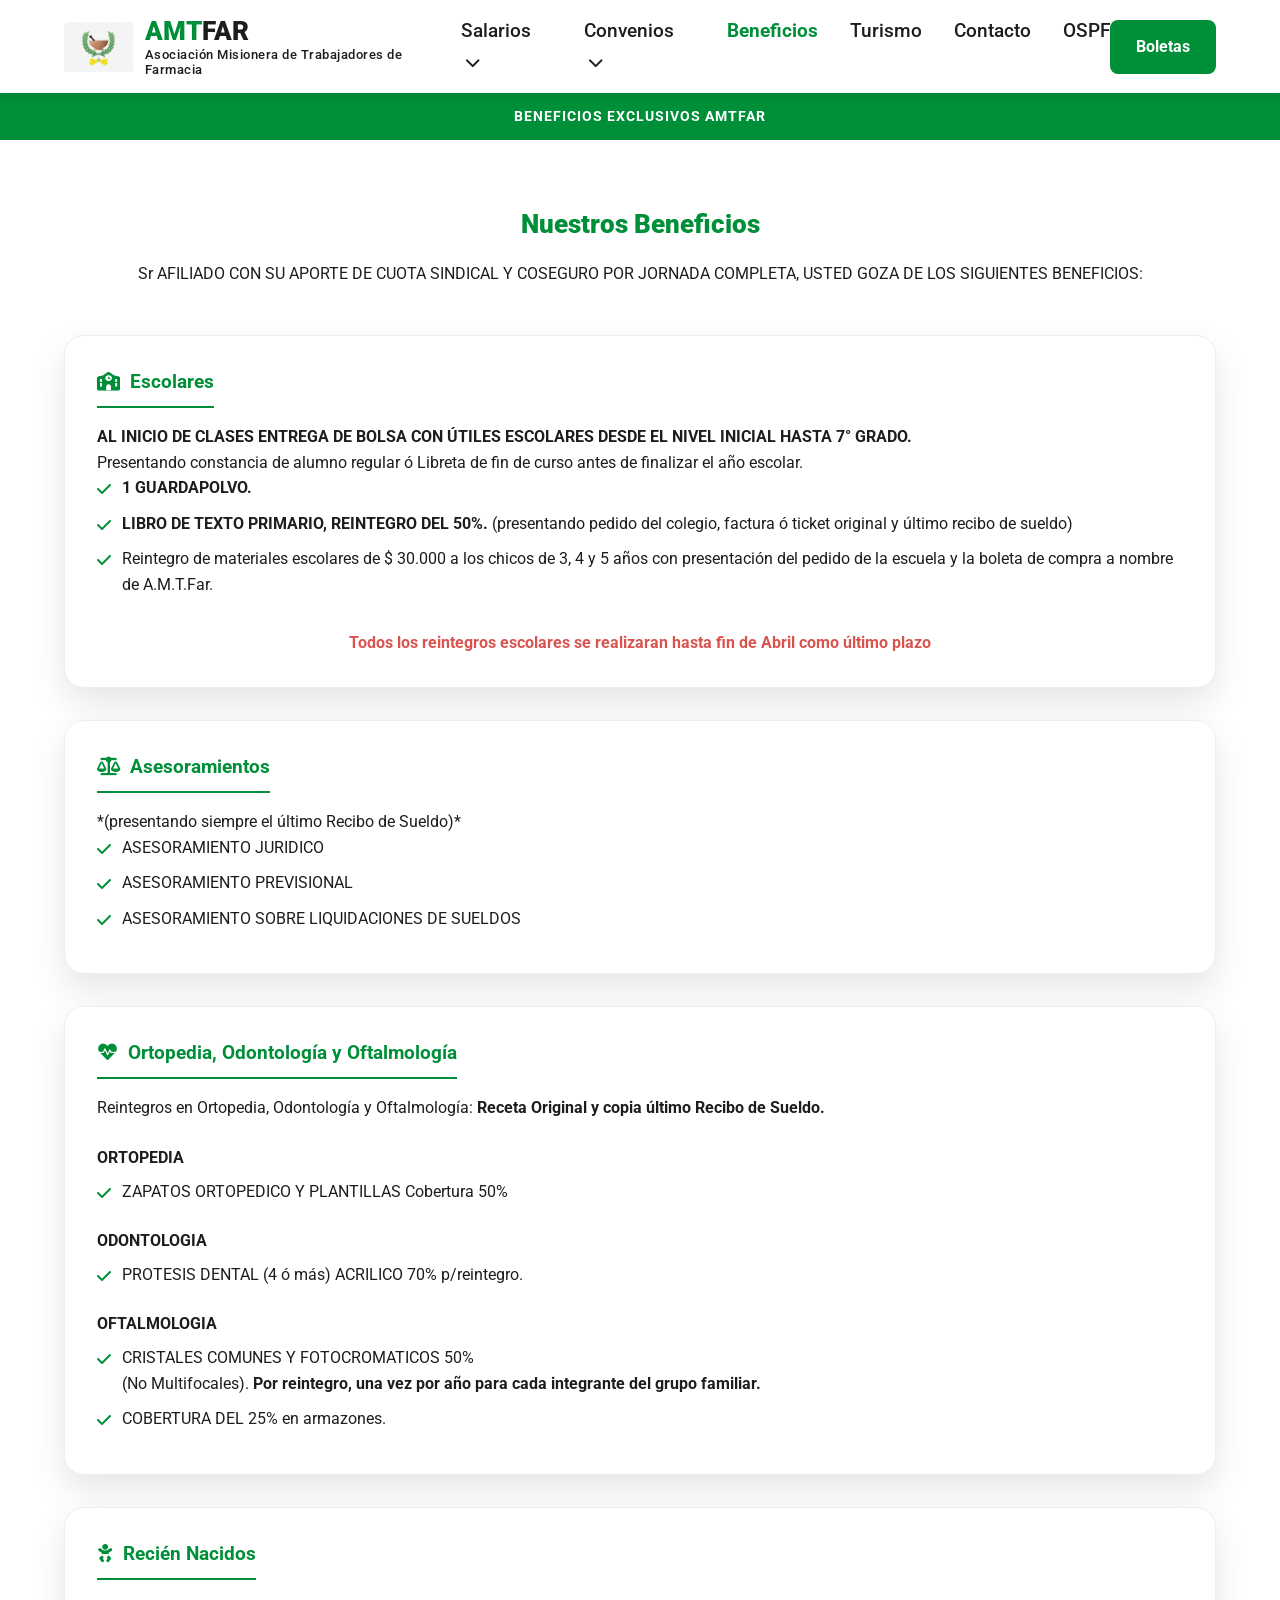
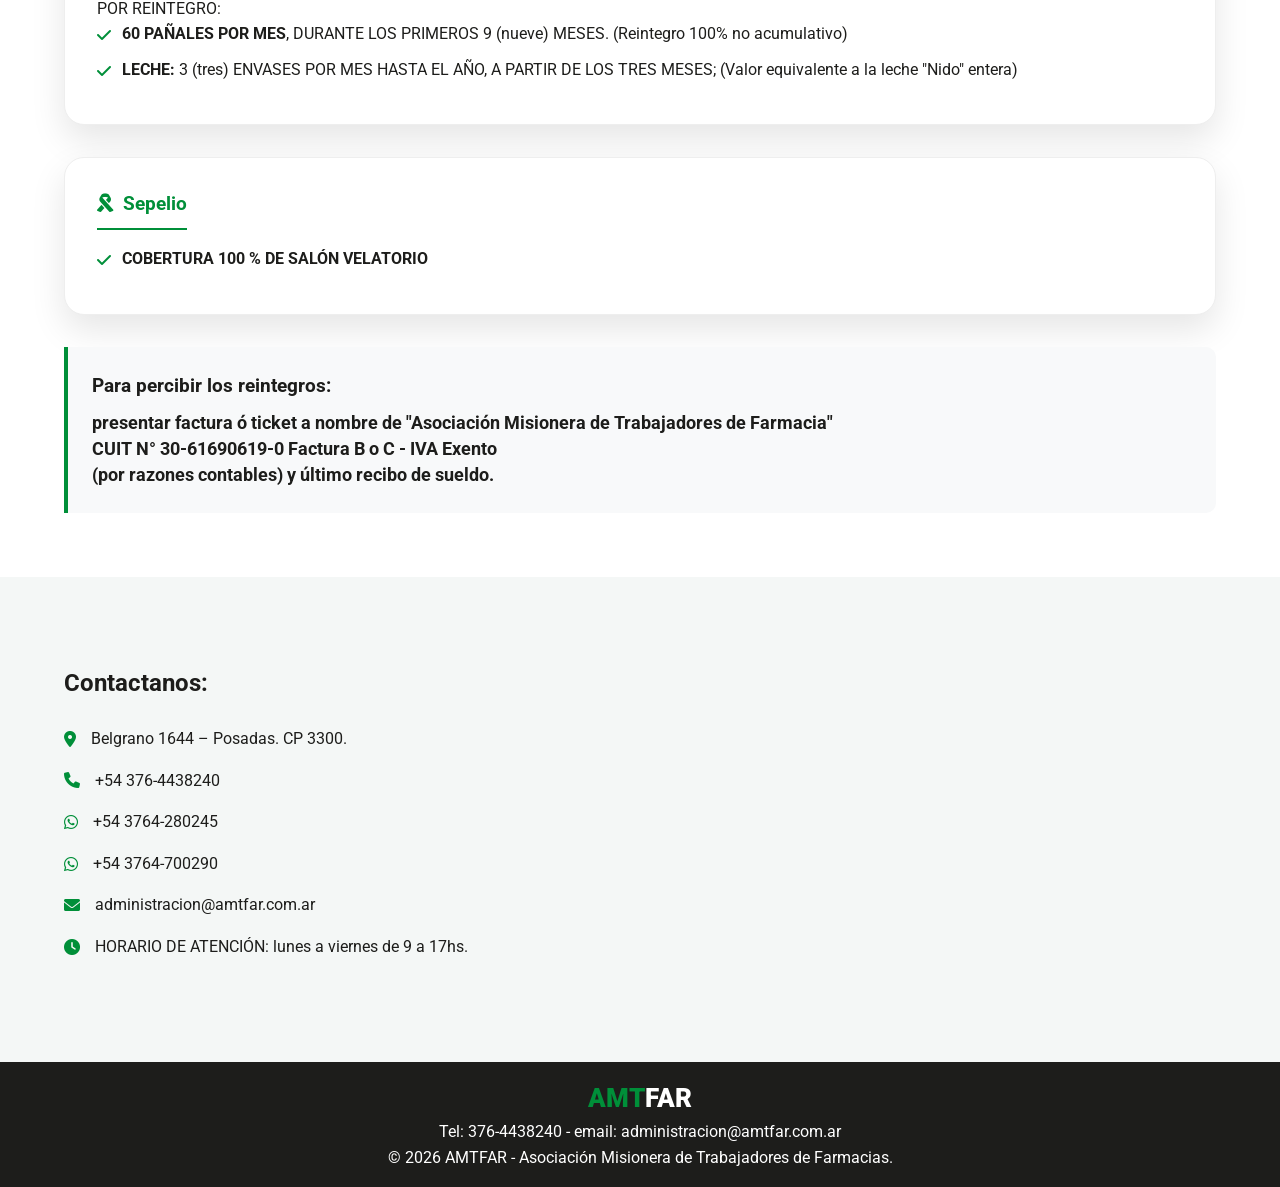
<file: beneficios.html>
<!DOCTYPE html>
<html lang="es">

<head>
    <meta charset="UTF-8">
    <meta name="viewport" content="width=device-width, initial-scale=1.0">
    <meta name="description"
        content="Conocé todos los beneficios exclusivos que AMTFAR brinda a los empleados de farmacia de Misiones: escolares, salud, asesoramientos y más.">

    <!-- Open Graph (Facebook, WhatsApp, LinkedIn) -->
    <meta property="og:type" content="website">
    <meta property="og:url" content="https://amtfar.com.ar/beneficios.html">
    <meta property="og:title" content="Beneficios Exclusivos - AMTFAR">
    <meta property="og:description"
        content="Conocé todos los beneficios exclusivos que AMTFAR brinda a los empleados de farmacia de Misiones: escolares, salud, asesoramientos y más.">
    <meta property="og:image" content="https://amtfar.com.ar/assets/img/beneficios.webp">

    <!-- Twitter Cards -->
    <meta name="twitter:card" content="summary_large_image">
    <meta name="twitter:url" content="https://amtfar.com.ar/beneficios.html">
    <meta name="twitter:title" content="Beneficios Exclusivos - AMTFAR">
    <meta name="twitter:description"
        content="Conocé todos los beneficios exclusivos que AMTFAR brinda a los empleados de farmacia de Misiones: escolares, salud, asesoramientos y más.">
    <meta name="twitter:image" content="https://amtfar.com.ar/assets/img/beneficios.webp">

    <!-- Web App Manifest -->
    <link rel="manifest" href="/manifest.json">
    <meta name="theme-color" content="#1a6333">

    <!-- Autor -->
    <link rel="author" href="/humans.txt">

    <link rel="canonical" href="https://amtfar.com.ar/beneficios.html" />
    <title>Beneficios Exclusivos - AMTFAR</title>
    <link rel="icon" type="image/png" href="assets/img/logo-amtfar.webp">
    <link rel="preconnect" href="https://fonts.googleapis.com">
    <link rel="preconnect" href="https://fonts.gstatic.com" crossorigin>
    <link href="https://fonts.googleapis.com/css2?family=Roboto:wght@300;400;500;700;900&display=swap" rel="stylesheet">
    <link rel="stylesheet" href="css/style.css?v=1.3">
    <link rel="stylesheet" href="https://cdnjs.cloudflare.com/ajax/libs/font-awesome/6.0.0/css/all.min.css">

</head>

<body>
    <header class="main-header">
        <div class="container nav-wrapper">
            <a href="index.html" class="brand">
                <img src="assets/img/logo-amtfar.webp" alt="Logo AMTFAR" class="brand-logo">
                <div class="brand-text-container">
                    <span class="logo-text brand-title">AMT<span>FAR</span></span>
                    <span class="logo-text header-subtitle">Asociación Misionera de Trabajadores de Farmacia</span>
                </div>
            </a>
            <button class="mobile-menu-toggle" aria-label="Abrir menú"><i class="fas fa-bars"></i></button>
            <nav class="main-nav" role="navigation" aria-label="Menú Principal">
                <ul role="menubar">
                    <li class="dropdown" role="none">
                        <a role="menuitem" aria-haspopup="true" aria-expanded="false" href="#"
                            style="cursor: pointer;">Salarios <i class="fas fa-chevron-down"
                                style="font-size: 0.8em; margin-left: 5px;"></i></a>
                        <ul class="dropdown-content" role="menu">
                            <li role="none"><a role="menuitem" href="https://fatfa.org.ar/escalas-salariales/"
                                    target="_blank" rel="noopener noreferrer">Escalas
                                    Salariales</a></li>
                            <li role="none"><a role="menuitem" href="https://fatfa.org.ar/actas-acuerdo/"
                                    target="_blank" rel="noopener noreferrer">Actas Acuerdo</a></li>
                        </ul>
                    </li>
                    <li class="dropdown" role="none">
                        <a role="menuitem" aria-haspopup="true" aria-expanded="false" href="#"
                            style="cursor: pointer;">Convenios <i class="fas fa-chevron-down"
                                style="font-size: 0.8em; margin-left: 5px;"></i></a>
                        <ul class="dropdown-content" role="menu">
                            <li role="none"><a role="menuitem" target="_blank" rel="noopener noreferrer"
                                    href="https://fatfa.org.ar/wp-content/uploads/2022/02/cct_659_2013.pdf">CCT
                                    659/13</a></li>
                            <li role="none"><a role="menuitem" target="_blank" rel="noopener noreferrer"
                                    href="https://fatfa.org.ar/wp-content/uploads/2022/04/cct55609vigente.pdf">CCT
                                    556/09</a></li>
                            <li role="none"><a role="menuitem" target="_blank" rel="noopener noreferrer"
                                    href="https://fatfa.org.ar/wp-content/uploads/2022/06/cct2688.pdf">CCT 2688</a></li>
                            <li role="none"><a role="menuitem" target="_blank" rel="noopener noreferrer"
                                    href="https://fatfa.org.ar/wp-content/uploads/2022/06/cct6375.pdf">CCT 6375</a></li>
                            <li role="none"><a role="menuitem" target="_blank" rel="noopener noreferrer"
                                    href="https://fatfa.org.ar/wp-content/uploads/2022/06/cct45206.pdf">CCT 45206</a>
                            </li>
                        </ul>
                    </li>
                    <li role="none"><a role="menuitem" href="beneficios.html"
                            style="color: var(--verde-farmacia); font-weight: 700;">Beneficios</a>
                    </li>
                    <li role="none"><a role="menuitem" href="turismo.html">Turismo</a></li>
                    <li role="none"><a role="menuitem" href="index.html#contacto">Contacto</a></li>
                    <li role="none"><a role="menuitem" href="https://www.ospf.org.ar/" target="_blank"
                            rel="noopener noreferrer">OSPF</a></li>
                </ul>
            </nav>
            <div class="access-buttons">
                <a href="https://farmacias.amtfar.com.ar" target="_blank" rel="noopener noreferrer"
                    class="btn btn-empleado">Boletas</a>
            </div>
        </div>
    </header>

    <div class="promo-banner-top">Beneficios Exclusivos AMTFAR</div>

    <main class="container section-padding">
        <h1 class="text-center brand-title mb-1">Nuestros Beneficios</h1>
        <p class="text-center mb-3 text-muted">Sr AFILIADO CON SU APORTE DE CUOTA SINDICAL Y
            COSEGURO POR JORNADA COMPLETA, USTED GOZA DE LOS SIGUIENTES BENEFICIOS:</p>

        <article class="beneficio-full-card">
            <h3><i class="fas fa-school" style="margin-right: 10px;"></i>Escolares</h3>
            <p><strong>AL INICIO DE CLASES ENTREGA DE BOLSA CON ÚTILES ESCOLARES DESDE EL NIVEL INICIAL HASTA 7°
                    GRADO.</strong></p>
            <p>Presentando constancia de alumno regular ó Libreta de fin de curso antes de finalizar el año escolar.</p>
            <ul>
                <li><strong>1 GUARDAPOLVO.</strong></li>
                <li><strong>LIBRO DE TEXTO PRIMARIO, REINTEGRO DEL 50%.</strong> (presentando pedido del colegio,
                    factura ó ticket original y último recibo de sueldo)</li>
                <li>Reintegro de materiales escolares de $ 30.000 a los chicos de 3, 4 y 5 años con presentación del
                    pedido de la escuela y la boleta de compra a nombre de A.M.T.Far.</li>
            </ul>
            <p class="text-center mt-2" style="font-weight: bold; color: #d9534f;">Todos los reintegros
                escolares se realizaran hasta fin de Abril como último plazo</p>
        </article>

        <article class="beneficio-full-card">
            <h3><i class="fas fa-balance-scale" style="margin-right: 10px;"></i>Asesoramientos</h3>
            <p>*(presentando siempre el último Recibo de Sueldo)*</p>
            <ul>
                <li>ASESORAMIENTO JURIDICO</li>
                <li>ASESORAMIENTO PREVISIONAL</li>
                <li>ASESORAMIENTO SOBRE LIQUIDACIONES DE SUELDOS</li>
            </ul>
        </article>

        <article class="beneficio-full-card">
            <h3><i class="fas fa-heartbeat" style="margin-right: 10px;"></i>Ortopedia, Odontología y Oftalmología</h3>
            <p>Reintegros en Ortopedia, Odontología y Oftalmología: <strong>Receta Original y copia último Recibo de
                    Sueldo.</strong></p>
            <div style="margin-top: 1.5rem;">
                <h4 style="margin-bottom: 0.5rem; color: var(--oscuro);">ORTOPEDIA</h4>
                <ul>
                    <li>ZAPATOS ORTOPEDICO Y PLANTILLAS Cobertura 50%</li>
                </ul>
            </div>
            <div style="margin-top: 1.5rem;">
                <h4 style="margin-bottom: 0.5rem; color: var(--oscuro);">ODONTOLOGIA</h4>
                <ul>
                    <li>PROTESIS DENTAL (4 ó más) ACRILICO 70% p/reintegro.</li>
                </ul>
            </div>
            <div style="margin-top: 1.5rem;">
                <h4 style="margin-bottom: 0.5rem; color: var(--oscuro);">OFTALMOLOGIA</h4>
                <ul>
                    <li>CRISTALES COMUNES Y FOTOCROMATICOS 50% <br>(No Multifocales). <strong>Por reintegro, una vez por
                            año para cada integrante del grupo familiar.</strong></li>
                    <li>COBERTURA DEL 25% en armazones.</li>
                </ul>
            </div>
        </article>

        <article class="beneficio-full-card">
            <h3><i class="fas fa-baby" style="margin-right: 10px;"></i>Recién Nacidos</h3>
            <p>POR REINTEGRO:</p>
            <ul>
                <li><strong>60 PAÑALES POR MES</strong>, DURANTE LOS PRIMEROS 9 (nueve) MESES. (Reintegro 100% no
                    acumulativo)</li>
                <li><strong>LECHE:</strong> 3 (tres) ENVASES POR MES HASTA EL AÑO, A PARTIR DE LOS TRES MESES; (Valor
                    equivalente a la leche "Nido" entera)</li>
            </ul>
        </article>

        <article class="beneficio-full-card">
            <h3><i class="fas fa-ribbon" style="margin-right: 10px;"></i>Sepelio</h3>
            <ul>
                <li><strong>COBERTURA 100 % DE SALÓN VELATORIO</strong></li>
            </ul>
        </article>

        <div class="requisitos-card">
            <h4 style="color: var(--oscuro); margin-bottom: 0.5rem; font-size: 1.2rem;">Para percibir los reintegros:
            </h4>
            <p style="font-weight: bold; font-size: 1.1rem; line-height: 1.5;">presentar factura ó ticket a nombre de
                "Asociación Misionera de Trabajadores de Farmacia"<br>CUIT N° 30-61690619-0 Factura B o C - IVA
                Exento<br>(por razones contables) y último recibo de sueldo.</p>
        </div>

    </main>

    <section id="contacto" class="section-mapa">
        <div class="container grid-2">
            <div class="contacto-info">
                <h2>Contactanos:</h2>
                <ul class="lista-contacto">
                    <li><i class="fas fa-map-marker-alt"></i> Belgrano 1644 – Posadas. CP 3300.</li>
                    <li><i class="fas fa-phone"></i> <a href="tel:+543764438240">+54 376-4438240</a></li>
                    <li><i class="fab fa-whatsapp"></i> <a href="https://wa.me/5493764280245" target="_blank"
                            rel="noopener noreferrer">+54 3764-280245</a></li>
                    <li><i class="fab fa-whatsapp"></i> <a href="https://wa.me/5493764700290" target="_blank"
                            rel="noopener noreferrer">+54 3764-700290</a></li>
                    <li><i class="fas fa-envelope"></i> administracion@amtfar.com.ar</li>
                    <li><i class="fas fa-clock"></i> HORARIO DE ATENCIÓN: lunes a viernes de 9 a 17hs.</li>
                </ul>
            </div>
            <div class="mapa-container">
                <iframe
                    src="https://maps.google.com/maps?q=Belgrano+1644,+Posadas,+Misiones&t=&z=17&ie=UTF8&iwloc=&output=embed"
                    width="100%" height="350" allowfullscreen="" loading="lazy"
                    title="Mapa de ubicación de AMTFAR"></iframe>
            </div>
        </div>
    </section>

    <footer class="main-footer">
        <div class="container footer-grid">
            <div class="footer-brand"><span class="brand-title">AMT<span>FAR</span></span>
                <p>Tel: 376-4438240 - email: administracion@amtfar.com.ar</p>
                <p>© 2026 AMTFAR - Asociación Misionera de Trabajadores de Farmacias.</p>
            </div>

        </div>
    </footer>

    <script>
        const menuToggle = document.querySelector('.mobile-menu-toggle');
        const mainNav = document.querySelector('.main-nav');
        menuToggle.addEventListener('click', () => {
            mainNav.classList.toggle('active');
            menuToggle.querySelector('i').classList.toggle('fa-bars');
            menuToggle.querySelector('i').classList.toggle('fa-times');
        });

        // Initialize
        document.addEventListener('DOMContentLoaded', () => {

            // DROPDOWN CLICK LOGIC
            const dropdowns = document.querySelectorAll('.dropdown');

            dropdowns.forEach(dropdown => {
                const dropdownLink = dropdown.querySelector('a');

                dropdownLink.addEventListener('click', (e) => {
                    e.preventDefault(); // Prevent hash navigation
                    // Close other open dropdowns
                    dropdowns.forEach(d => {
                        if (d !== dropdown) d.classList.remove('active');
                    });
                    dropdown.classList.toggle('active');
                });
            });

            // Close dropdowns when clicking outside
            document.addEventListener('click', (e) => {
                if (!e.target.closest('.dropdown')) {
                    dropdowns.forEach(dropdown => dropdown.classList.remove('active'));
                }
            });
        });
    </script>
</body>

</html>
</file>
<file: css/style.css>
/* --- VARIABLES E IDENTIDAD --- */
:root {
    --verde-farmacia: #008f39;
    --verde-claro: #e8f5e9;
    --oscuro: #1d1d1b;
    --gris-suave: #f4f7f6;
    --blanco: #ffffff;
    --transicion: all 0.3s ease;
}

/* --- RESET Y BASE --- */
* {
    margin: 0;
    padding: 0;
    box-sizing: border-box;
}

body {
    font-family: 'Roboto', sans-serif;
    line-height: 1.6;
    color: var(--oscuro);
    background-color: var(--blanco);
    scroll-behavior: smooth;
}

.container {
    width: 90%;
    max-width: 1200px;
    margin: 0 auto;
}

/* --- UTILITIES --- */
.text-center {
    text-align: center;
}

.mt-1 {
    margin-top: 1rem;
}

.mt-2 {
    margin-top: 2rem;
}

.mb-1 {
    margin-bottom: 1rem;
}

.mb-2 {
    margin-bottom: 2rem;
}

.mb-3 {
    margin-bottom: 3rem;
}

.section-padding {
    padding: 4rem 0;
}

.section-header {
    text-align: center;
    margin-bottom: 3rem;
}

img {
    max-width: 100%;
    height: auto;
    display: block;
}

/* --- HEADER & NAV --- */
.main-header {
    padding: 1rem 0;
    position: sticky;
    top: 0;
    background: var(--blanco);
    box-shadow: 0 2px 10px rgba(0, 0, 0, 0.1);
    z-index: 1000;
}

.brand {
    display: flex;
    align-items: center;
    gap: 12px;
    text-decoration: none;
}

.brand-logo {
    height: 50px;
}

.brand-text-container {
    display: flex;
    flex-direction: column;
    line-height: 1.2;
}

.brand-title {
    font-size: 1.6rem;
    font-weight: 900;
    color: var(--verde-farmacia);
}

.brand-title span {
    color: var(--oscuro);
}

.header-subtitle {
    display: none;
    font-size: 0.8rem;
    font-weight: 500;
    color: var(--oscuro);
    letter-spacing: 0.5px;
}

.nav-wrapper {
    display: flex;
    justify-content: space-between;
    align-items: center;
}

.header-subtitle {
    display: none;
}

.main-nav {
    display: none;
    position: absolute;
    top: 100%;
    left: 0;
    width: 100%;
    background: var(--blanco);
    padding: 2rem;
    box-shadow: 0 5px 10px rgba(0, 0, 0, 0.1);
}

.main-nav.active {
    display: block;
}

.main-nav ul {
    list-style: none;
}

.main-nav ul li {
    margin-bottom: 1.5rem;
}

.main-nav ul li a {
    text-decoration: none;
    color: var(--oscuro);
    font-weight: 500;
    font-size: 1.2rem;
}

/* --- DROPDOWN MENU --- */
.dropdown {
    position: relative;
}

.dropdown-content {
    display: none;
    position: absolute;
    top: 100%;
    left: 0;
    background-color: var(--blanco);
    min-width: 200px;
    box-shadow: 0px 8px 16px 0px rgba(0, 0, 0, 0.1);
    z-index: 1000;
    border-radius: 8px;
    padding: 0.5rem 0;
}

.dropdown-content li {
    margin: 0 !important;
}

.dropdown-content a {
    padding: 10px 20px;
    display: block;
    font-size: 1rem !important;
    transition: background 0.2s;
}

.dropdown-content a:hover {
    background-color: var(--verde-claro);
    color: var(--verde-farmacia);
}

/* Show dropdown on click (mobile & desktop) */
.dropdown.active .dropdown-content {
    display: block;
}

.dropdown>a {
    cursor: pointer;
}

.dropdown>a i {
    font-size: 0.8em;
    margin-left: 5px;
}

/* Rotate chevron when active */
.dropdown.active .fa-chevron-down {
    transform: rotate(180deg);
    transition: transform 0.3s;
}

.mobile-menu-toggle {
    display: block;
    background: none;
    border: none;
    font-size: 1.5rem;
    color: var(--verde-farmacia);
    cursor: pointer;
}

/* --- HERO SECTION --- */
.hero {
    padding: 3rem 0;
    background: linear-gradient(135deg, var(--blanco) 0%, var(--verde-claro) 100%);
    text-align: center;
}

.hero-carousel {
    position: relative;
    width: 100%;
    height: 100%;
    max-width: 450px;
    min-height: 600px;
    border-radius: 20px;
    overflow: hidden;
}

.hero-slide {
    position: absolute;
    top: 0;
    left: 0;
    width: 100%;
    height: 100%;
    opacity: 0;
    transition: opacity 1s ease-in-out;
}

.hero-slide.active {
    opacity: 1;
}

.hero-slide img {
    width: 100%;
    height: 100%;
    object-fit: cover;
    object-position: bottom;
    border-radius: 20px;
}

.hero-badge {
    background: var(--verde-farmacia);
    color: white;
    padding: 5px 15px;
    border-radius: 20px;
    font-size: 0.8rem;
    display: inline-block;
}

.hero-grid {
    display: grid;
    gap: 2rem;
}

.hero-content h1 {
    font-size: 2.2rem;
    line-height: 1.1;
    margin: 1.5rem 0;
    color: var(--oscuro);
}

/* --- BOTONES --- */
.btn {
    display: inline-block;
    padding: 12px 24px;
    border-radius: 8px;
    text-decoration: none;
    font-weight: 700;
    transition: var(--transicion);
    text-align: center;
    border: none;
    cursor: pointer;
    width: 100%;
}

.btn-empleado {
    background: var(--verde-farmacia);
    color: var(--blanco);
    border: 2px solid var(--verde-farmacia);
}

.btn-farmacia {
    border: 2px solid var(--verde-farmacia);
    color: var(--verde-farmacia);
    background: transparent;
}

/* --- NOVEDADES --- */
.news-grid {
    display: grid;
    gap: 2rem;
    margin-top: 2rem;
}

.news-card {
    background: var(--gris-suave);
    padding: 2rem;
    border-radius: 12px;
    border-left: 5px solid var(--verde-farmacia);
    display: flex;
    flex-direction: column;
}

.news-card .btn-farmacia {
    margin-top: auto;
    align-self: flex-start;
}

.news-card-img-wrapper {
    margin-bottom: 1rem;
}

.news-card-img {
    width: 100%;
    height: 200px;
    object-fit: cover;
    border-radius: 8px;
}

.news-card-category {
    color: var(--verde-farmacia);
    font-weight: 700;
    font-size: 0.8rem;
    margin-bottom: 0.5rem;
}

/* --- TURISMO INDEX (CARRUSEL) --- */
.hotel-carousel-container {
    display: flex;
    overflow-x: auto;
    scroll-snap-type: x mandatory;
    gap: 20px;
    padding: 20px 0;
    scrollbar-width: none;
}

.hotel-carousel-container::-webkit-scrollbar {
    display: none;
}

.hotel-card-mini {
    flex: 0 0 280px;
    scroll-snap-align: center;
    background: var(--blanco);
    border-radius: 12px;
    overflow: hidden;
    box-shadow: 0 4px 15px rgba(0, 0, 0, 0.08);
}

.hotel-img-mini {
    position: relative;
    height: 180px;
}

.hotel-img-mini img {
    width: 100%;
    height: 100%;
    object-fit: cover;
}

.hotel-tag {
    position: absolute;
    bottom: 10px;
    left: 10px;
    background: var(--verde-farmacia);
    color: white;
    padding: 4px 12px;
    font-size: 0.75rem;
    border-radius: 4px;
    font-weight: 700;
}

.hotel-info-mini {
    padding: 1.2rem;
    text-align: center;
}

/* --- TURISMO.HTML DETALLES --- */
.promo-banner-top {
    background: var(--verde-farmacia);
    color: white;
    text-align: center;
    padding: 12px;
    font-weight: 700;
    text-transform: uppercase;
    font-size: 0.9rem;
    letter-spacing: 1px;
}

.destino-full-card {
    background: var(--blanco);
    border-radius: 20px;
    overflow: hidden;
    box-shadow: 0 15px 35px rgba(0, 0, 0, 0.1);
    margin-bottom: 4rem;
    border: 1px solid #eee;
}

.destino-grid {
    display: grid;
    grid-template-columns: 1fr;
}

.info-column {
    padding: 1.5rem;
}

@media (min-width: 1024px) {
    .destino-grid {
        grid-template-columns: 1.2fr 1fr;
    }

    .info-column {
        padding: 3rem !important;
    }
}

.carousel-static {
    display: flex;
    overflow-x: auto;
    scroll-snap-type: x mandatory;
    gap: 15px;
    padding: 10px 0 15px;
    /* Más padding para la barra de scroll */
    scrollbar-width: thin;
    /* Firefox */
    scrollbar-color: var(--verde-farmacia) #eee;
}

.carousel-static::-webkit-scrollbar {
    height: 8px;
    /* Chrome/Safari */
    display: block;
}

.carousel-static::-webkit-scrollbar-track {
    background: #e0e0e0;
    border-radius: 4px;
}

.carousel-static::-webkit-scrollbar-thumb {
    background: var(--verde-farmacia);
    border-radius: 4px;
}

.carousel-item {
    flex: 0 0 85%;
    /* En móvil ocupa el 85% para centrarlo y dejar asomar el siguiente */
    scroll-snap-align: center;
    border-radius: 10px;
    overflow: hidden;
}

@media (min-width: 1024px) {
    .carousel-item {
        flex: 0 0 90%;
        /* En escritorio deja asomar un 10% de la siguiente hoja */
    }
}

.mapa-box {
    height: 250px;
    width: 100%;
    border-radius: 12px;
    overflow: hidden;
    border: 1px solid #ddd;
    margin-top: 1.5rem;
}

.mapa-box iframe {
    width: 100%;
    height: 100%;
}

/* --- BENEFITS INDEX --- */
.beneficio-full-card {
    background: var(--blanco);
    border-radius: 20px;
    overflow: hidden;
    box-shadow: 0 15px 35px rgba(0, 0, 0, 0.1);
    margin-bottom: 2rem;
    border: 1px solid #eee;
    padding: 2rem;
}

.beneficio-full-card h3 {
    color: var(--verde-farmacia);
    margin-bottom: 1rem;
    border-bottom: 2px solid var(--verde-farmacia);
    padding-bottom: 0.5rem;
    display: inline-block;
}

.beneficio-full-card ul {
    list-style: none;
    padding-left: 0;
}

.beneficio-full-card ul li {
    position: relative;
    padding-left: 25px;
    margin-bottom: 10px;
}

.beneficio-full-card ul li::before {
    content: "\f00c";
    font-family: 'Font Awesome 5 Free';
    font-weight: 900;
    position: absolute;
    left: 0;
    top: 2px;
    color: var(--verde-farmacia);
}

.requisitos-card {
    background: #f8f9fa;
    border-left: 4px solid var(--verde-farmacia);
    padding: 1.5rem;
    border-radius: 0 10px 10px 0;
    margin-top: 2rem;
}

.benefits-list {
    list-style: none;
    padding: 0;
}

.benefits-list li {
    margin-bottom: 1rem;
}

.benefits-list i {
    color: var(--verde-farmacia);
    margin-right: 10px;
}

.benefits-img {
    max-width: 100%;
    max-height: 500px;
    object-fit: cover;
    border-radius: 15px;
    box-shadow: 0 10px 30px rgba(0, 0, 0, 0.1);
}

/* --- CONTACTO --- */
.section-mapa {
    padding: 4rem 0;
    background: var(--gris-suave);
}

.grid-2 {
    display: grid;
    gap: 2rem;
}

.lista-contacto {
    list-style: none;
    margin-top: 1.5rem;
}

.lista-contacto li {
    display: flex;
    align-items: center;
    gap: 15px;
    margin-bottom: 1rem;
}

.lista-contacto a {
    text-decoration: none;
    color: inherit;
}

.lista-contacto i {
    color: var(--verde-farmacia);
}

.mapa-container iframe {
    border: 0;
    border-radius: 15px;
    width: 100%;
    height: 100%;
    min-height: 350px;
}

/* --- FOOTER --- */
.main-footer {
    background: var(--oscuro);
    color: var(--blanco);
    padding: 1rem 0 1rem;
}

.main-footer .brand-title span {
    color: var(--blanco);
}

.footer-grid {
    display: grid;
    gap: 3rem;
    text-align: center;
}

/* --- MEDIA QUERIES --- */
@media (min-width: 1024px) {
    .mobile-menu-toggle {
        display: none;
    }

    .main-nav {
        display: block;
        position: static;
        width: auto;
        padding: 0;
        box-shadow: none;
    }

    .main-nav>ul {
        display: flex;
        gap: 2rem;
    }

    .main-nav ul li {
        margin-bottom: 0;
    }

    .btn {
        width: auto;
    }

    .hero {
        padding: 4rem 0;
    }

    .hero-grid {
        display: grid;
        grid-template-columns: 1fr 1fr;
        align-items: center;
        text-align: left;
        gap: 4rem;
    }



    .news-grid {
        grid-template-columns: repeat(3, 1fr);
    }

    .hotel-carousel-container {
        display: grid;
        grid-template-columns: repeat(4, 1fr);
        overflow: visible;
    }

    .grid-2 {
        grid-template-columns: 1fr 1fr;
        align-items: center;
    }

    .destino-grid {
        display: grid;
        grid-template-columns: 1.2fr 1fr;
    }

    .footer-grid {
        display: flex;
        justify-content: center;
        text-align: center;
    }
}

@media (min-width: 1280px) {
    .header-subtitle {
        display: block !important;
    }
}

/* --- CUSTOM CAROUSEL (INDEX TURISMO) --- */
.custom-carousel {
    position: relative;
    width: 100%;
    max-width: 100%;
    margin: 0 auto;
    overflow: hidden;
    border-radius: 12px;
    box-shadow: 0 10px 25px rgba(0, 0, 0, 0.1);
}

.carousel-inner {
    position: relative;
    width: 100%;
    height: 400px;
    /* Ajustable según necesidad */
}

.carousel-slide {
    position: absolute;
    top: 0;
    left: 0;
    width: 100%;
    height: 100%;
    opacity: 0;
    transition: opacity 0.8s ease-in-out;
    display: flex;
    justify-content: center;
    align-items: center;
}

.carousel-slide.active {
    opacity: 1;
    z-index: 2;
}

.carousel-slide img {
    width: 100%;
    height: 100%;
    object-fit: cover;
}

.carousel-caption {
    position: absolute;
    bottom: 0;
    left: 0;
    width: 100%;
    background: linear-gradient(transparent, rgba(0, 0, 0, 0.8));
    color: white;
    padding: 3rem 1.5rem 1.5rem;
    text-align: center;
}

.carousel-caption h3 {
    font-size: 1.8rem;
    margin-bottom: 0.5rem;
    text-shadow: 1px 1px 3px rgba(0, 0, 0, 0.5);
}

.carousel-caption p {
    font-size: 1.1rem;
    margin-bottom: 1rem;
    opacity: 0.9;
}

/* Controls */
.carousel-control {
    position: absolute;
    top: 50%;
    transform: translateY(-50%);
    background: rgba(255, 255, 255, 0.3);
    border: none;
    color: white;
    font-size: 2rem;
    padding: 10px 15px;
    cursor: pointer;
    z-index: 10;
    transition: background 0.3s;
    border-radius: 50%;
    width: 50px;
    height: 50px;
    display: flex;
    justify-content: center;
    align-items: center;
    backdrop-filter: blur(2px);
}

.carousel-control:hover {
    background: rgba(255, 255, 255, 0.8);
    color: var(--verde-farmacia);
}

.carousel-control.prev {
    left: 20px;
}

.carousel-control.next {
    right: 20px;
}

/* Indicators */
.carousel-indicators {
    position: absolute;
    bottom: 20px;
    left: 50%;
    transform: translateX(-50%);
    display: flex;
    gap: 10px;
    z-index: 10;
}

.dot {
    width: 12px;
    height: 12px;
    background: rgba(255, 255, 255, 0.5);
    border-radius: 50%;
    cursor: pointer;
    transition: all 0.3s;
}

.dot.active,
.dot:hover {
    background: var(--verde-farmacia);
    transform: scale(1.2);
}

@media (max-width: 768px) {
    .carousel-inner {
        height: 300px;
    }

    .carousel-caption h3 {
        font-size: 1.4rem;
    }

    .carousel-control {
        width: 40px;
        height: 40px;
        font-size: 1.5rem;
    }
}

/* --- LIGHTBOX (AMPLIAR IMÁGENES) --- */
.lightbox {
    display: none;
    position: fixed;
    z-index: 2000;
    top: 0;
    left: 0;
    width: 100%;
    height: 100%;
    background-color: rgba(29, 29, 27, 0.95);
    /* Color oscuro con opacidad */
    backdrop-filter: blur(5px);
    justify-content: center;
    align-items: center;
    cursor: zoom-out;
    transition: opacity 0.3s ease;
    opacity: 0;
}

.lightbox.active {
    display: flex;
    opacity: 1;
}

.lightbox img {
    max-width: 90%;
    max-height: 90%;
    border-radius: 8px;
    box-shadow: 0 0 30px rgba(0, 0, 0, 0.5);
    transform: scale(0.95);
    transition: transform 0.3s cubic-bezier(0.175, 0.885, 0.32, 1.275);
    cursor: default;
}

.lightbox.active img {
    transform: scale(1);
}

.lightbox-close {
    position: absolute;
    top: 20px;
    right: 30px;
    color: white;
    font-size: 3rem;
    cursor: pointer;
    z-index: 2001;
    line-height: 1;
    text-shadow: 0 0 10px rgba(0, 0, 0, 0.5);
    transition: transform 0.2s;
}

.lightbox-close:hover {
    transform: scale(1.1);
}



.lightbox-nav-btn {
    position: absolute;
    top: 50%;
    transform: translateY(-50%);
    color: white;
    font-size: 3rem;
    cursor: pointer;
    z-index: 2001;
    padding: 0 20px;
    user-select: none;
    transition: all 0.2s ease;
    text-shadow: 0 0 10px rgba(0, 0, 0, 0.5);
}

.lightbox-prev {
    left: 10px;
}

.lightbox-next {
    right: 10px;
}

.lightbox-nav-btn:hover {
    transform: translateY(-50%) scale(1.2);
    color: var(--verde-farmacia);
}

/* Efecto hover suave en imagenes para dar feedback */
.carousel-item img {
    cursor: zoom-in;
    transition: transform 0.3s ease;
}

.carousel-item img:hover {
    transform: scale(1.02);
}
</file>
